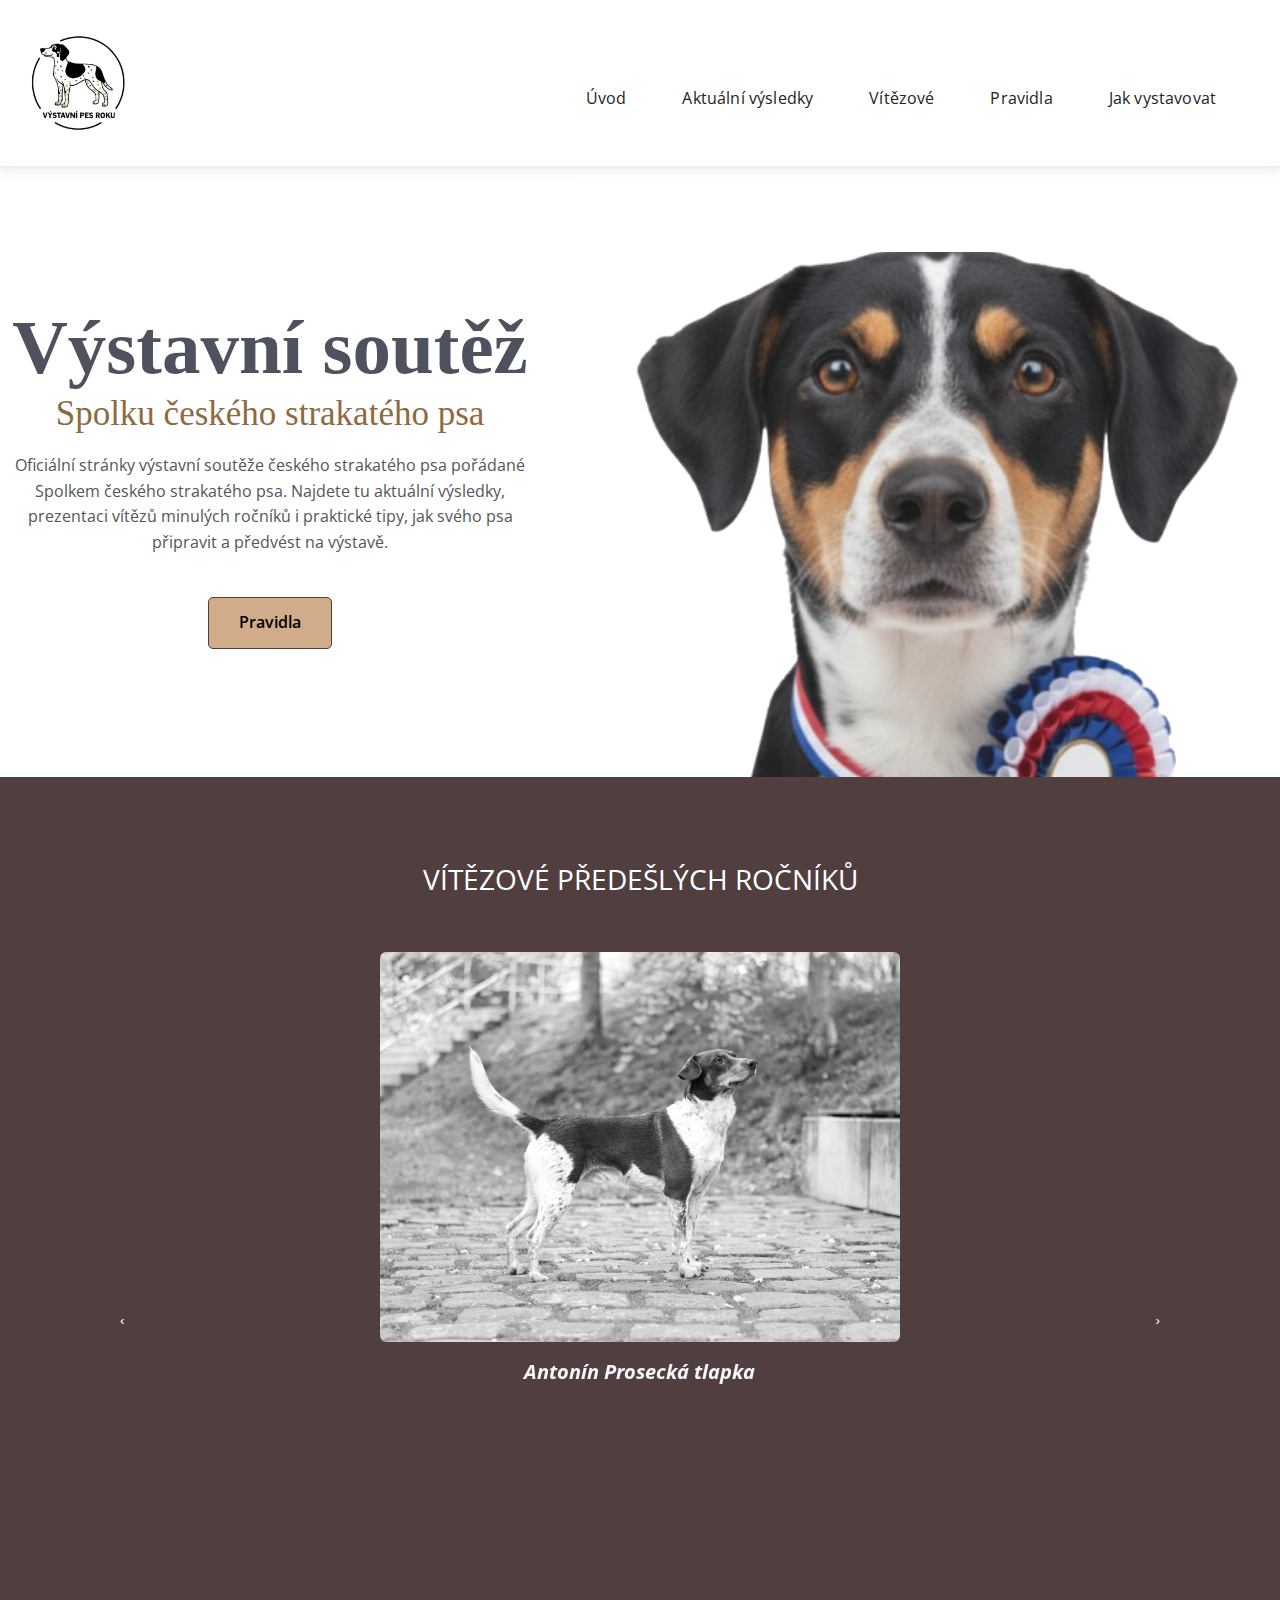
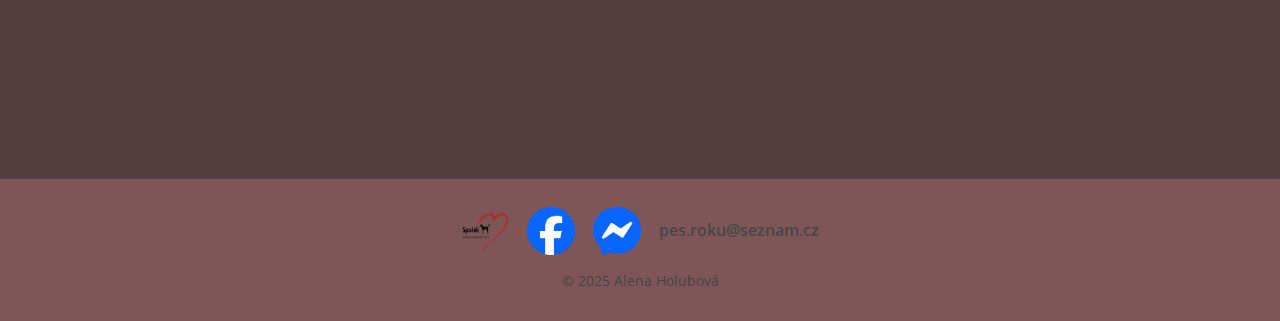
<file: index.html>
<!DOCTYPE html>
<html lang="en">
<head>
    <meta charset="UTF-8">
    <meta name="viewport" content="width=device-width, initial-scale=1.0">
    <title>Výstavní soutěž</title>
    <link rel="stylesheet" href="style.css">
    <link href="https://fonts.googleapis.com/css2?family=Merriweather:wght@400;700&family=Open+Sans:wght@400;600&display=swap" rel="stylesheet">
</head>
<body>

    <header class="header">
        <nav class="nav-bar">
            <div class="logo-container">
                 <a href="index.html" class="logo-link"><img src="logo.png" alt="Logo" class="header-logo" loading="lazy" /></a>
            </div>
            <ul class="nav-links">
                <li><a href="index.html">Úvod</a></li>
                <li><a href="vysledky.html">Aktuální výsledky</a></li>
                <li><a href="vitezove.html">Vítězové</a></li>
                <li><a href="pravidla.html">Pravidla</a></li>
                <li><a href="navod.html">Jak vystavovat</a></li>
            </ul>
            <button class="menu-toggle" aria-label="Menu">
                <span></span>
                <span></span>
                <span></span>
            </button>
        </nav>
    </header>

    <main>
    <section class="hero-section index-hero">
            <div class="hero-content">
                <h1 class="hero-title">
                    <span class="title-line-1">Výstavní soutěž</span>
                    <span class="title-line-2">Spolku českého strakatého psa</span>
                </h1>
                <p class="hero-text">
                    Oficiální stránky výstavní soutěže českého strakatého psa pořádané Spolkem českého strakatého psa. Najdete tu aktuální výsledky, prezentaci vítězů minulých ročníků i praktické tipy, jak svého psa připravit a předvést na výstavě.
                </p>
                <a href="pravidla.html" class="button-pravidla">Pravidla</a>
            </div>
            <div class="hero-image-container">
                <img class="dog-image" src="main_dog.png" alt="Pes" loading="lazy" />
            </div>
        </section>

        <section class="winners-section">
            <h2 class="section-title">Vítězové předešlých ročníků</h2>
            <div class="winners-cards-container">
                <!-- Carousel will be injected from script.js using the dogs data source -->
                <div id="winner-carousel" class="winner-carousel">
                    <button class="carousel-btn prev" aria-label="Předchozí">‹</button>
                    <div class="carousel-track-container">
                        <ul class="carousel-track">
                            <!-- slides populated by JS -->
                        </ul>
                    </div>
                    <button class="carousel-btn next" aria-label="Další">›</button>
                </div>
            </div>
        </section>

        <section class="bottom-stripe">
            <div class="footer-contact">
                <div class="contact-inner">
                    <a class="contact-link" href="https://www.spolekstrakacu.cz/" target="_blank" rel="noopener noreferrer" aria-label="Spolek">
                        <img class="spolek-logo" src="logo-spolku-final.png" alt="Spolek" loading="lazy" />
                    </a>
                    <a class="contact-link" href="https://www.facebook.com/pes.roku" target="_blank" rel="noopener noreferrer" aria-label="Facebook">
                        <img src="Facebook_Logo_Primary.png" alt="Facebook" loading="lazy" />
                    </a>
                    <a class="contact-link" href="https://m.me/pes.roku" target="_blank" rel="noopener noreferrer" aria-label="Messenger">
                        <img src="Messenger_Icon_Primary_Blue.png" alt="Messenger" loading="lazy" />
                    </a>
                    <a class="contact-link contact-email" href="mailto:pes.roku@seznam.cz" aria-label="Email">pes.roku@seznam.cz</a>
                </div>
                <div class="footer-copy">© 2025 Alena Holubová</div>
            </div>
        </section>
    </main>

    <script src="script.js"></script>
</body>
</html>
</file>
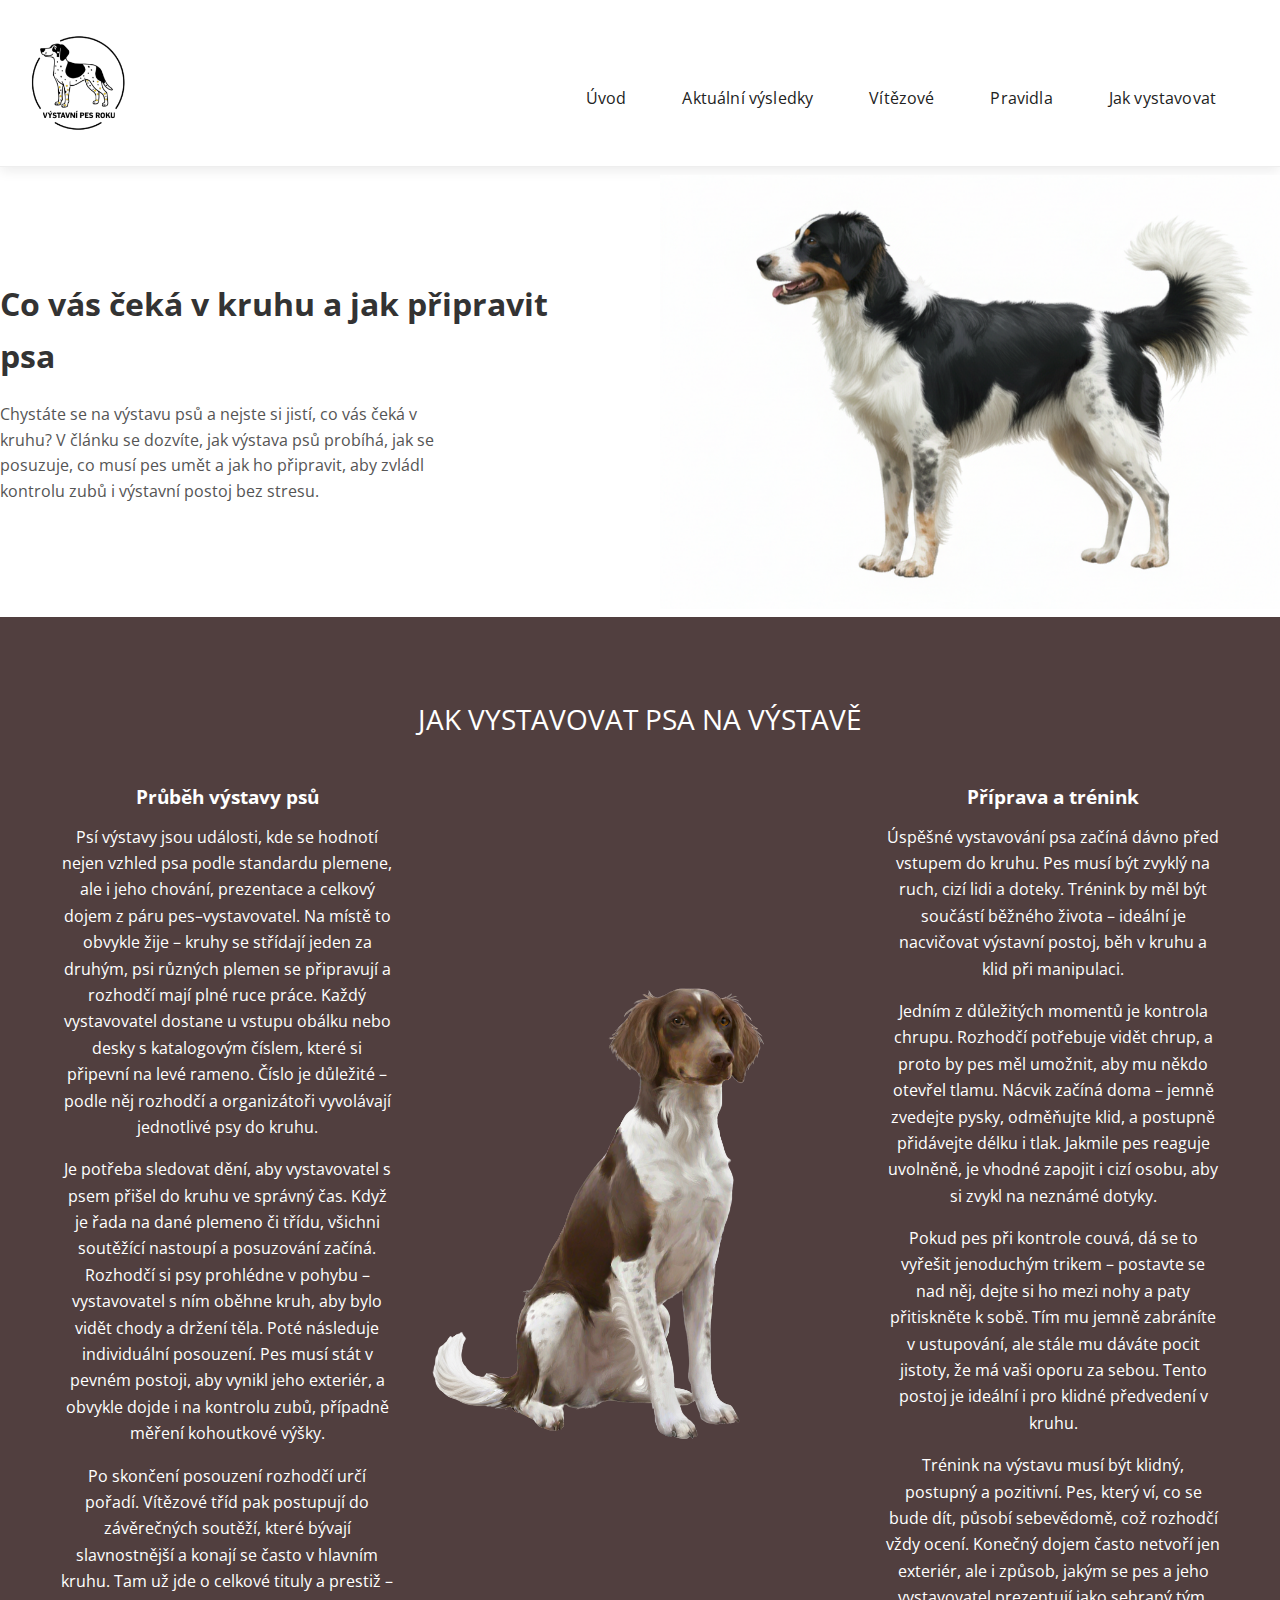
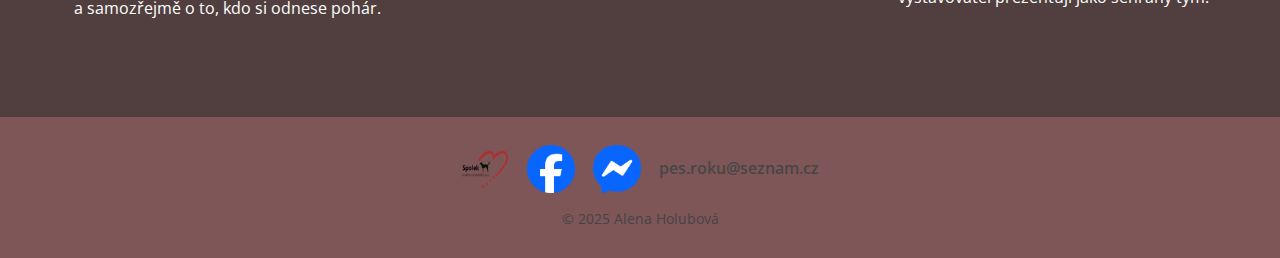
<file: navod.html>
<!DOCTYPE html>
<html lang="en">
<head>
    <meta charset="UTF-8">
    <meta name="viewport" content="width=device-width, initial-scale=1.0">
    <meta charset="UTF-8">
    <meta name="viewport" content="width=device-width, initial-scale=1.0">
    <title>Výstavní soutěž</title>
    <link rel="stylesheet" href="style.css">
    <link href="https://fonts.googleapis.com/css2?family=Merriweather:wght@400;700&family=Open+Sans:wght@400;600&display=swap" rel="stylesheet">
</head>
<body>

    <header class="header">
        <nav class="nav-bar">
            <div class="logo-container">
                 <a href="index.html" class="logo-link"><img src="logo.png" alt="Logo" class="header-logo" loading="lazy" /></a>
            </div>
            <ul class="nav-links">
                <li><a href="index.html">Úvod</a></li>
                <li><a href="vysledky.html">Aktuální výsledky</a></li>
                <li><a href="vitezove.html">Vítězové</a></li>
                <li><a href="pravidla.html">Pravidla</a></li>
                <li><a href="navod.html">Jak vystavovat</a></li>
            </ul>
            <button class="menu-toggle" aria-label="Menu">
                <span></span>
                <span></span>
                <span></span>
            </button>
        </nav>
    </header>

    <main>
        <section class="hero-section pravidla-hero">
            <div class="hero-content">
                <h1 class="second-title">
                    <span class="vysledky-title-line-2">Co vás čeká v kruhu a jak připravit psa</span>
                </h1>
                <p class="hero-text">
                    Chystáte se na výstavu psů a nejste si jistí, co vás čeká v kruhu? V článku se dozvíte, jak výstava psů probíhá, jak se posuzuje, co musí pes umět a jak ho připravit, aby zvládl kontrolu zubů i výstavní postoj bez stresu.
                </p>
            </div>
            <div class="hero-image-container">
                <img class="dog-image pohyb-image" src="rocker.png" alt="Pes" loading="lazy" />
            </div>
        </section>

        <section class="winners-section navod-winners">
            <h2 class="section-title">Jak vystavovat psa na výstavě</h2>
            <div class="navod-grid">
                <div class="text-column">
                    <h3>Průběh výstavy psů</h3>
                    <p>Psí výstavy jsou události, kde se hodnotí nejen vzhled psa podle standardu plemene, ale i jeho chování, prezentace a celkový dojem z páru pes–vystavovatel. Na místě to obvykle žije – kruhy se střídají jeden za druhým, psi různých plemen se připravují a rozhodčí mají plné ruce práce. Každý vystavovatel dostane u vstupu obálku nebo desky s katalogovým číslem, které si připevní na levé rameno. Číslo je důležité – podle něj rozhodčí a organizátoři vyvolávají jednotlivé psy do kruhu.</p>

                    <p>Je potřeba sledovat dění, aby vystavovatel s psem přišel do kruhu ve správný čas. Když je řada na dané plemeno či třídu, všichni soutěžící nastoupí a posuzování začíná. Rozhodčí si psy prohlédne v pohybu – vystavovatel s ním oběhne kruh, aby bylo vidět chody a držení těla. Poté následuje individuální posouzení. Pes musí stát v pevném postoji, aby vynikl jeho exteriér, a obvykle dojde i na kontrolu zubů, případně měření kohoutkové výšky.</p>

                    <p>Po skončení posouzení rozhodčí určí pořadí. Vítězové tříd pak postupují do závěrečných soutěží, které bývají slavnostnější a konají se často v hlavním kruhu. Tam už jde o celkové tituly a prestiž – a samozřejmě o to, kdo si odnese pohár.</p>
                </div>

                <div class="center-image">
                    <img src="rocker2.png" alt="Pes v kruhu" loading="lazy" />
                </div>

                <div class="text-column">
                    <h3>Příprava a trénink</h3>
                    <p>Úspěšné vystavování psa začíná dávno před vstupem do kruhu. Pes musí být zvyklý na ruch, cizí lidi a doteky. Trénink by měl být součástí běžného života – ideální je nacvičovat výstavní postoj, běh v kruhu a klid při manipulaci.</p>

                    <p>Jedním z důležitých momentů je kontrola chrupu. Rozhodčí potřebuje vidět chrup, a proto by pes měl umožnit, aby mu někdo otevřel tlamu. Nácvik začíná doma – jemně zvedejte pysky, odměňujte klid, a postupně přidávejte délku i tlak. Jakmile pes reaguje uvolněně, je vhodné zapojit i cizí osobu, aby si zvykl na neznámé dotyky.
                    <p>Pokud pes při kontrole couvá, dá se to vyřešit jenoduchým trikem – postavte se nad něj, dejte si ho mezi nohy a paty přitiskněte k sobě. Tím mu jemně zabráníte v ustupování, ale stále mu dáváte pocit jistoty, že má vaši oporu za sebou. Tento postoj je ideální i pro klidné předvedení v kruhu.</p>

                    <p> Trénink na výstavu musí být klidný, postupný a pozitivní. Pes, který ví, co se bude dít, působí sebevědomě, což rozhodčí vždy ocení. Konečný dojem často netvoří jen exteriér, ale i způsob, jakým se pes a jeho vystavovatel prezentují jako sehraný tým.</p>
                </div>
            </div>
        </section>

        <section class="bottom-stripe">
            <div class="footer-contact">
                <div class="contact-inner">
                    <a class="contact-link" href="https://www.spolekstrakacu.cz/" target="_blank" rel="noopener noreferrer" aria-label="Spolek">
                        <img class="spolek-logo" src="logo-spolku-final.png" alt="Spolek" loading="lazy" />
                    </a>
                    <a class="contact-link" href="https://www.facebook.com/pes.roku" target="_blank" rel="noopener noreferrer" aria-label="Facebook">
                        <img src="Facebook_Logo_Primary.png" alt="Facebook" loading="lazy" />
                    </a>
                    <a class="contact-link" href="https://m.me/pes.roku" target="_blank" rel="noopener noreferrer" aria-label="Messenger">
                        <img src="Messenger_Icon_Primary_Blue.png" alt="Messenger" loading="lazy" />
                    </a>
                    <a class="contact-link contact-email" href="mailto:pes.roku@seznam.cz" aria-label="Email">pes.roku@seznam.cz</a>
                </div>
                <div class="footer-copy">© 2025 Alena Holubová</div>
            </div>
        </section>
    </main>

    <script src="script.js"></script>
</body>
</html>
</file>
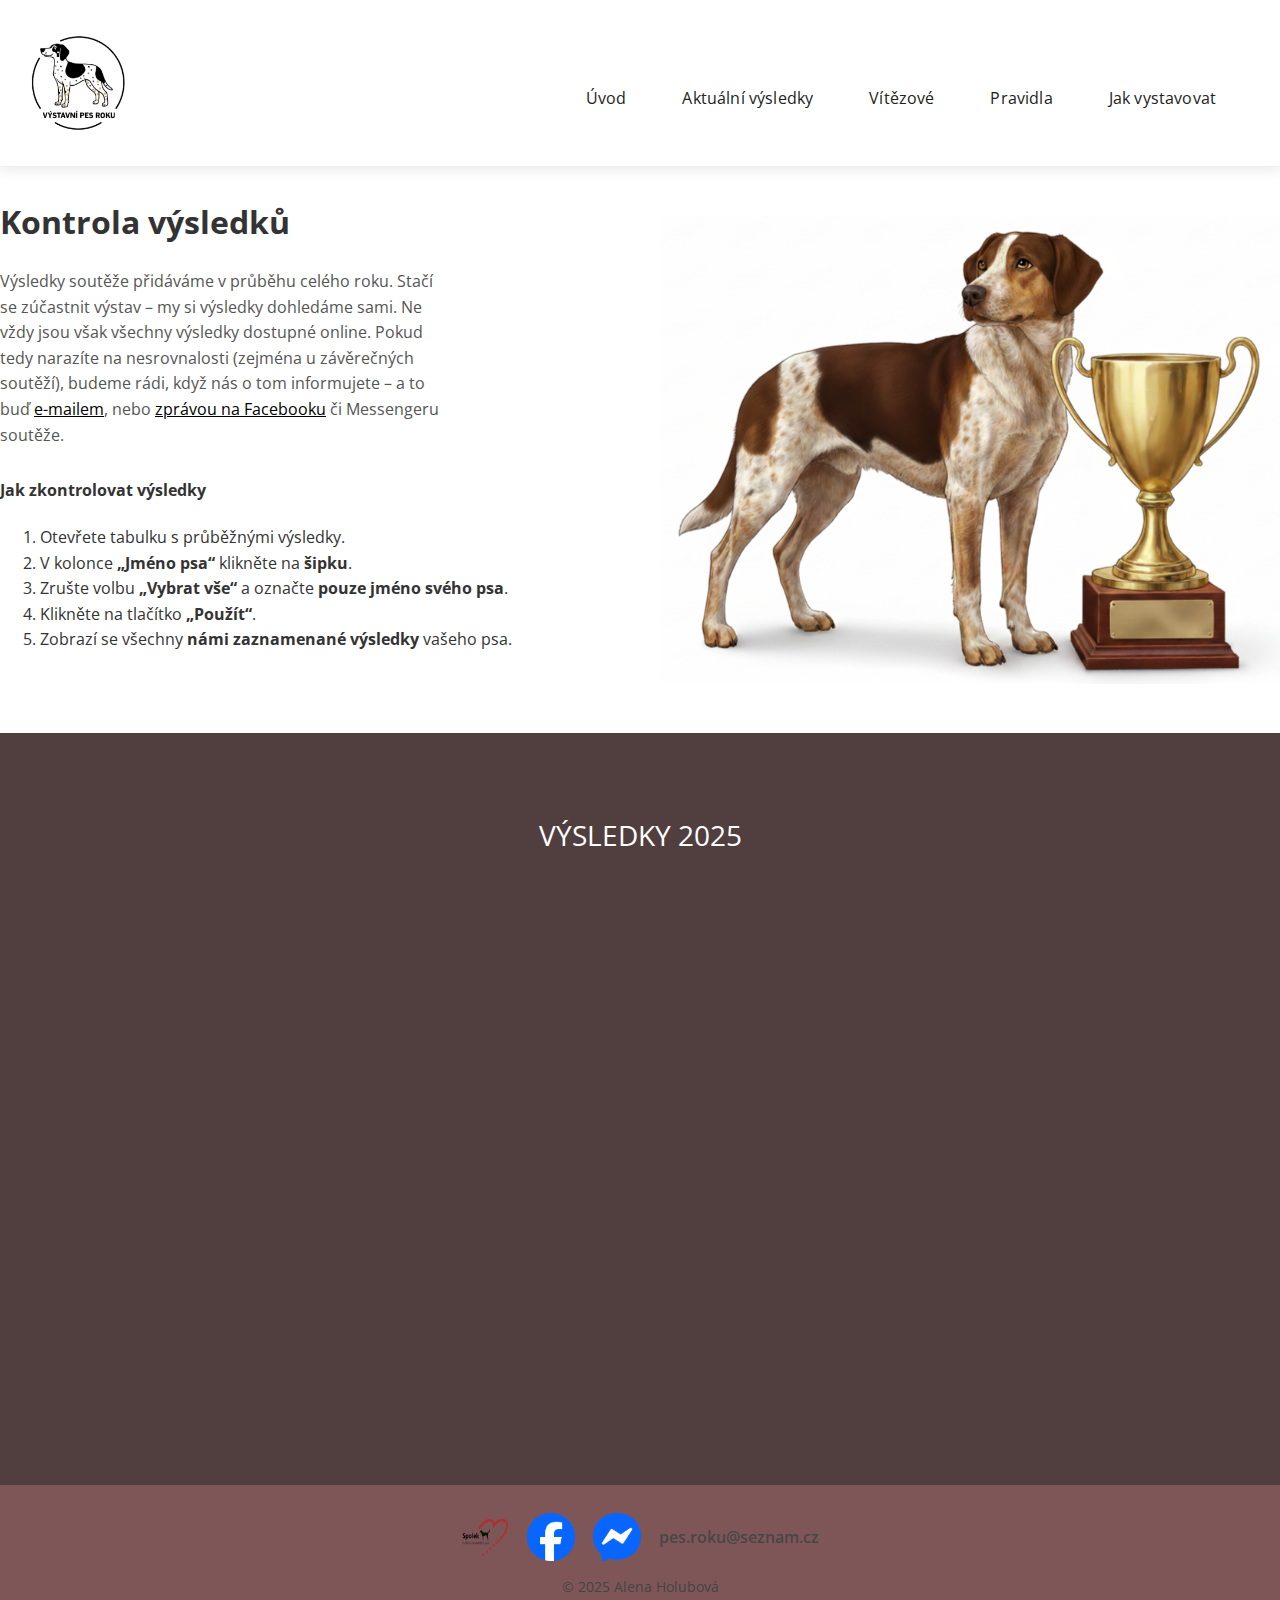
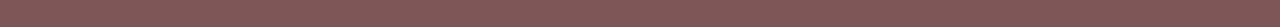
<file: vysledky.html>
<!DOCTYPE html>
<html lang="en">
<head>
    <meta charset="UTF-8">
    <meta name="viewport" content="width=device-width, initial-scale=1.0">
    <title>Výstavní soutěž</title>
    <link rel="stylesheet" href="style.css">
    <link href="https://fonts.googleapis.com/css2?family=Merriweather:wght@400;700&family=Open+Sans:wght@400;600&display=swap" rel="stylesheet">
</head>
<body>
    
<header class="header">
        <nav class="nav-bar">
            <div class="logo-container">
                    <a href="index.html" class="logo-link"><img src="logo.png" alt="Logo" class="header-logo" loading="lazy" /></a>
            </div>
            <ul class="nav-links">
                <li><a href="index.html">Úvod</a></li>
                <li><a href="vysledky.html">Aktuální výsledky</a></li>
                <li><a href="vitezove.html">Vítězové</a></li>
                <li><a href="pravidla.html">Pravidla</a></li>
                <li><a href="navod.html">Jak vystavovat</a></li>
            </ul>
            <button class="menu-toggle" aria-label="Menu">
                <span></span>
                <span></span>
                <span></span>
            </button>
        </nav>
    </header>

    <main>
    <section class="hero-section pravidla-hero">
            <div class="hero-content">
                <h1 class="second-title">
                    <span class="vysledky-title-line-2">Kontrola výsledků</span>
                </h1>
                <p class="hero-text">
                    Výsledky soutěže přidáváme v průběhu celého roku. Stačí se zúčastnit výstav – my si výsledky dohledáme sami. Ne vždy jsou však všechny výsledky dostupné online. Pokud tedy narazíte na nesrovnalosti (zejména u závěrečných soutěží), budeme rádi, když nás o tom informujete –
                    a to buď <a href="mailto:pes.roku@seznam.cz">e-mailem</a>,
                    nebo <a href="https://www.facebook.com/pes.roku" target="_blank">zprávou na Facebooku</a> či Messengeru soutěže.
                </p>
                
                <div class="instructions-block">
                 <h4>Jak zkontrolovat výsledky</h4>
                 <ol class="instructions-list"><li>Otevřete tabulku s průběžnými výsledky.</li>
                     <li>V kolonce <strong>„Jméno psa“</strong> klikněte na <strong>šipku</strong>.</li>
                     <li>Zrušte volbu <strong>„Vybrat vše“</strong> a označte <strong>pouze jméno svého psa</strong>.</li>
                     <li>Klikněte na tlačítko <strong>„Použít“</strong>.</li>
                     <li>Zobrazí se všechny <strong>námi zaznamenané výsledky</strong> vašeho psa.</li>
                 </ol>
                </div>
            </div>
            <div class="hero-image-container">
                <img class="dog-image pohyb-image" src="ilustrace.png" alt="Pes" loading="lazy" />
            </div>
        </section>
        

        <section class="winners-section">
                        <h2 class="section-title">Výsledky 2025</h2>
            <div class="vysledky-table-container">
                <iframe width="1100" height="800" frameborder="0" scrolling="no" src="https://1drv.ms/x/c/c5dd6aefa9d5c005/IQQgGeW0ROuQTYBxbxoXrShSAXVDLGqUe5_B_uHoq_-uM9w?em=2&Item='Data25'!A1%3AJ97&wdHideGridlines=True&wdDownloadButton=True&wdInConfigurator=True&wdInConfigurator=True"></iframe>
            </div>
        </section>

        <section class="bottom-stripe">
            <div class="footer-contact">
                <div class="contact-inner">
                    <a class="contact-link" href="https://www.spolekstrakacu.cz/" target="_blank" rel="noopener noreferrer" aria-label="Spolek">
                        <img class="spolek-logo" src="logo-spolku-final.png" alt="Spolek" loading="lazy" />
                    </a>
                    <a class="contact-link" href="https://www.facebook.com/pes.roku" target="_blank" rel="noopener noreferrer" aria-label="Facebook">
                        <img src="Facebook_Logo_Primary.png" alt="Facebook" loading="lazy" />
                    </a>
                    <a class="contact-link" href="https://m.me/pes.roku" target="_blank" rel="noopener noreferrer" aria-label="Messenger">
                        <img src="Messenger_Icon_Primary_Blue.png" alt="Messenger" loading="lazy" />
                    </a>
                    <a class="contact-link contact-email" href="mailto:pes.roku@seznam.cz" aria-label="Email">pes.roku@seznam.cz</a>
                </div>
                <div class="footer-copy">© 2025 Alena Holubová</div>
            </div>
        </section>
    </main>

</body>
</html>
</body>
</html>
</file>
<file: style.css>
/* Kontejner pro logo v headeru (merged: base + positioning) */
.logo-container {
    display: flex;
    align-items: start;
    justify-content: flex-start;
    height: 100px;
    width: 140px; 
    margin-right: 24px; 
    padding: 12px;
    overflow: hidden;
    flex: 0 0 auto; 
    position: absolute;
    left: 12px; 
    top: 50%;
    transform: translateY(-50%);
    margin-left: 0;
    z-index: 1100;
}

.header-logo {
    margin: 0;
    width: auto;
    max-height: 100px; 
    height: auto;
    display: block;
    object-fit: contain;
}
body {
    font-family: 'Open Sans', Arial, sans-serif;
    color: #333;
    line-height: 1.6;
    background-color: #fff; 
    margin: 0;
}


    /* Google Fonts import pro Playfair Display */
@import url('https://fonts.googleapis.com/css2?family=Playfair+Display:wght@700&display=swap');
:root {
    --color-brown-dark: #513F3F; /* Barva navigační lišty a sekcí */
    --color-brown-light: #7E5658; /* Barva spodního pruhu */
    --color-text-title: #4D525E; /* Barva velkého nadpisu */
    --color-button-bg: #D0AC8A; /* Barva tlačítka Pravidla */
    --color-button-border: #584646; /* Barva okraje/hoveru tlačítka */
}

/* Navigace */
.header {
    width: 100%;
    padding: 8px 0;
    border-bottom: 1px solid #eee;
    box-shadow: 0 4px 12px rgba(0,0,0,0.08);
    background: #fff;
    min-height: 150px;
    position: relative; 
}

.nav-bar {
    max-width: 1500px;
    margin: 0 auto;
    padding: 0 40px 0 12px;
    display: flex;
    justify-content: space-between;
    align-items: center;
}


.nav-links {
    position: absolute;
    right: 12px; 
    top: 50%;
    transform: translateY(-50%);
    z-index: 1100;

    list-style: none;
    display: flex;
    gap: 32px;
    align-items: center;
    margin-left: 0;
    margin-right: 40px;
}


.menu-toggle {
    display: none;
    position: absolute;
    right: 12px;
    top: 50%;
    transform: translateY(-50%);
    z-index: 1200;
    background: none;
    border: none;
    cursor: pointer;
    flex-direction: column;
    justify-content: space-around;
    padding: 0;
    width: 36px;
    height: 36px;
}



.nav-links li a {
    text-decoration: none;
    color: #333;
    font-size: 14px;
    font-weight: 600;
    padding: 5px 10px;
    transition: color 0.3s;
        color: #222;
    font-size: 16px;
    font-weight: 400;
    padding: 12px 12px;
    letter-spacing: 0.01em;
    display: inline-flex;
    align-items: center;
    height: auto;
}

.nav-links li a:hover {
    color: var(--color-brown-dark);
}


.menu-toggle span {
    display: block;
    width: 100%;
    height: 4px;
    background: #513F3F;
    transition: all 0.3s linear;
    border-radius: 2px;
    margin: 3px 0;
}


.hero-section {
    max-width: 1400px;
    margin: 0 auto;
    padding-top: 10px;
    display: grid;
    grid-template-columns: 1fr 1fr; 
    gap: 40px;
    align-items: center;
}

.hero-content {
    padding-right: 40px;
}


.hero-section.index-hero .hero-content {
    text-align: center;
    padding-right: 0; 
}
.hero-section.index-hero .hero-title {
    white-space: normal; 
    margin-left: auto;
    margin-right: auto;
    max-width: 920px; 
    text-align: center;
}
.hero-section.index-hero .hero-text {
    margin-left: auto;
    margin-right: auto;
    max-width: 720px;
    text-align: center;
}

.hero-title {
    white-space: nowrap;
    width: 100%;
    overflow: hidden;
    text-overflow: ellipsis;
    margin-top: 0;
    margin-bottom: 3.5em;
    font-family: 'Playfair Display', serif;
    font-size: 70px;
    font-weight: 700;
    line-height: 1.1;
    margin-bottom: 20px;
}

.title-line-1 {
    display: block;
    color: var(--color-text-title);
    font-size: 1.1em;
}

.title-line-2 {
    font-family: 'Playfair Display';
    display: block;
    color: #8E6A40;
    font-size: 0.5em; 
    font-weight: 400;
    margin-top: 5px;
}

.hero-text {
    font-size: 16px;
    color: #555;
    margin-bottom: 30px;
    max-width: 450px;
}


.hero-content a,
.hero-text a {
    color: #000;
    text-decoration: underline;
}
.hero-content a:hover,
.hero-text a:hover {
    color: var(--color-brown-dark);
}


.hero-section.index-hero .hero-content {
    position: relative;
}
.hero-section.index-hero .button-pravidla {
    text-decoration: none;
    display: inline-block;
    margin: 12px auto 0;
    position: static;
}


.hero-content .instructions-block {
    margin-bottom: 80px; 
}
.hero-content .instructions-list {
    margin-top: 12px;
    margin-bottom: 0;
}

.button-pravidla {
    display: inline-block;
    padding: 12px 30px;
    background-color: var(--color-button-bg);
    color: var(--color-brown-dark);
    text-decoration: none;
    font-weight: 600;
    border: 1px solid var(--color-brown-dark);
    border-radius: 5px;
    transition: background-color 0.3s, transform 0.2s;
}

.button-pravidla:hover {
    background-color: #f3d7b6;
    transform: translateY(-2px);
}


.hero-image-container {
    margin-bottom: 0;
    overflow: hidden; 
    height: 600px; 
    width: 700px;
    position: relative;
    background-color: white; 
}

.dog-image {
    opacity: 0.9;
    position: absolute;
    left: 0;
    bottom: 0;
    width: 100%;
    min-width: unset;
    max-width: 100%;
    height: 100%;
    object-fit: cover;
    object-position: center bottom;
    transform: translateY(75px);
}


.hero-section.pravidla-hero .pohyb-image {
    transform: translateY(24px); 
    filter: url(#feather);
    -webkit-filter: url(#feather);
}


.hero-section.pravidla-hero .hero-image-container {
    overflow: visible; 
    height: auto;      
    width: 100%;
    position: relative;
    background-color: transparent; 
}
.hero-section.pravidla-hero .dog-image,
.hero-section.pravidla-hero .pohyb-image {
    position: static;   
    transform: none;    
    width: 100%;
    height: auto;       
    object-fit: contain; 
    object-position: center center;
    opacity: 1; 
}


.hero-section.pravidla-hero {
    margin-bottom: 0px; 
    padding-top: 8px;
}
.hero-section.pravidla-hero + .winners-section {
    
    padding-top: 80px;
}


.winners-section {
    background-color: var(--color-brown-dark);
    padding: 80px 20px 80px; 
    text-align: center;
}


.navod-winners .navod-grid {
    max-width: 1400px;
    margin: 0 auto;
    display: grid;
    grid-template-columns: 1fr 420px 1fr;
    gap: 36px;
    align-items: start;
    padding: 0 40px;
    box-sizing: border-box;
}
.navod-winners .text-column {
    color: #fff;
    font-size: 16px;
    line-height: 1.65;
}
.navod-winners .text-column {
    display: flex;
    flex-direction: column;
    justify-content: flex-start; 
}
.navod-winners .text-column p { margin-top: 0; margin-bottom: 1em; }
.navod-winners .center-image {
    display: flex;
    align-items: center; 
    justify-content: center;
    width: 100%;
    
    height: 100%;
}
.navod-winners .center-image img {
    max-width: 100%;
    height: auto;
    display: block;
    
    
}


.navod-winners .text-column h3 {
    margin-top: 0;
    margin-bottom: 0.6em;
}

@media (max-width: 900px) {
    .navod-winners .navod-grid { grid-template-columns: 1fr; }
    .navod-winners .text-column { margin-bottom: 20px; }
    .navod-winners .center-image { margin: 0 auto; max-width: 520px; }
}


.winners-section .section-title {
    margin-top: 0;
}


.bodovaci-section {
    background-color: var(--color-brown-dark);
    padding: 48px 20px 80px; 
    text-align: center;
}

.table-wrap {
    max-width: 900px;
    margin: 18px auto 0;
    padding: 12px;
    box-sizing: border-box;
    text-align: left;
}
.score-table {
    width: 100%;
    border-collapse: collapse;
    background: #fff;
    color: #222;
    box-shadow: 0 4px 12px rgba(0,0,0,0.06);
}
.score-table caption {
    font-weight: 700;
    margin-bottom: 8px;
    text-align: left;
    padding: 10px 12px;
    color: var(--color-text-title);
}
.score-table th,
.score-table td {
    padding: 10px 12px;
    border: 1px solid #e6e6e6;
}
.score-table thead th {
    background: var(--color-brown-dark);
    color: #fff;
    font-weight: 700;
}
.table-note {
    margin-top: 8px;
    font-size: 14px;
    color: #807e7e;
    opacity: 0.95;
}

@media (max-width: 700px) {
    .table-wrap { padding: 8px; }
    .score-table th, .score-table td { padding: 8px; }
}

.section-title {
    color: #fff;
    font-size: 28px;
    font-weight: 400;
    text-transform: uppercase;
    max-width: 1100px; 
    margin: 0 auto 40px; 
    padding: 0 40px; 
    box-sizing: border-box;
    text-align: center; 
}

.winners-cards-container {
    max-width: 1400px;
    margin: 0 auto;
    display: flex;
    justify-content: space-between;
    gap: 30px;
}


.vitezove-thumbs-container {
    width: 100%;
}
.winners-gallery {
    list-style: none;
    padding: 0;
    margin: 0;
    display: flex;
    gap: 22px;
    flex-wrap: wrap;
    justify-content: center;
}
.winner-thumb {
    width: 300px; 
    cursor: pointer;
    text-align: center;
    background: transparent;
}
.winner-thumb .thumb-img {
    width: 100%;
    height: 220px; 
    object-fit: contain; 
    background: #513F3F; 
    border-radius: 8px;
    border: 2px solid #513F3F;
    display: block;
}
.winner-thumb .thumb-name {
    margin-top: 10px;
    color: #fff;
    font-weight: 800;
    font-size: 16px;
}
.winner-thumb .thumb-title {
    color: #e9e2d8;
    font-size: 14px;
    margin-top: 4px;
    opacity: 0.95;
}
.winner-thumb .winner-desc {
    margin-top: 10px;
    color: #fff;
    font-size: 15px;
    line-height: 1.45;
    background: rgba(0,0,0,0.06);
    border-radius: 6px;
    padding: 10px;
    display: none;
    text-align: left;
}
.winner-thumb[aria-expanded="true"] .winner-desc {
    display: block;
}


@media (max-width: 900px) {
    .winner-thumb { width: 47%; }
    .winner-thumb .thumb-img { height: 200px; }
}
@media (max-width: 520px) {
    .winner-thumb { width: 100%; }
    .winner-thumb .thumb-img { height: 260px; }
}


.lightbox-overlay {
    position: fixed;
    inset: 0;
    display: none;
    align-items: center;
    justify-content: center;
    background: rgba(0,0,0,0.75);
    z-index: 1200;
    padding: 28px;
}
.lightbox-overlay.open { display: flex; }
.lightbox-content {
    max-width: 1100px;
    width: 100%;
    background: #1f1a1a;
    border-radius: 10px;
    overflow: hidden;
    color: #fff;
    display: grid;
    grid-template-columns: 1fr 360px;
}
.lightbox-media {
    background: #000;
    display: flex;
    align-items: center;
    justify-content: center;
}
.lightbox-img {
    max-width: 100%;
    max-height: calc(100vh - 160px);
    object-fit: contain;
    background: #513F3F;
}
.lightbox-caption {
    padding: 20px 18px;
}
.lightbox-name {
    margin: 0 0 8px 0;
}
.lightbox-title {
    color: #e9e2d8;
    margin-bottom: 12px;
}
.lightbox-desc {
    font-size: 15px;
    line-height: 1.5;
    color: #ddd;
}
.lightbox-close {
    position: absolute;
    right: 34px;
    top: 24px;
    background: transparent;
    border: none;
    color: #fff;
    font-size: 28px;
    cursor: pointer;
}
.no-scroll { overflow: hidden; }


.winner-carousel {
    position: relative;
    width: 100%;
    max-width: 1100px;
    margin: 0 auto;
    display: flex;
    align-items: center;
}

.carousel-track-container {
    overflow: hidden;
    width: 100%;
}

.carousel-track {
    list-style: none;
    padding: 0;
    margin: 0;
    display: flex;
    transition: transform 300ms ease;
    will-change: transform;
}

.carousel-slide {
    min-width: 100%; 
    box-sizing: border-box;
    padding: 8px 0; 
    display: flex;
    flex-direction: column;
    align-items: center;
}


.img-wrap {
    
    width: min(70%, var(--carousel-max-width, 520px));
    overflow: hidden;
    border-radius: 8px;
    border: 2px solid #513F3F; 
    background: #000; 
    display: block;
    
    max-height: var(--carousel-max-height, none);
}


.img-wrap.landscape { aspect-ratio: 4 / 3; }
.img-wrap.portrait  { aspect-ratio: 3 / 4; background: #513F3F; }
.img-wrap.square    { aspect-ratio: 1 / 1; }

.carousel-slide img {
    width: 100%;
    height: 100%;
    display: block;
    object-fit: cover;
    filter: grayscale(100%); 
    transition: filter 300ms ease, transform 300ms ease;
}

.carousel-slide:hover img {
    filter: none; 
    transform: scale(1.02); 
}


.img-wrap.portrait img {
    object-fit: contain; 
    background: transparent;
    padding: 00px;
    box-sizing: border-box;
}


.img-wrap.portrait img,
.img-wrap.square img {
    display: block;
    margin: 0 auto;
}

.carousel-caption {
    margin-top: 12px;
    color: #f4f6fa;
    font-style: italic;
    font-size: 20px;
    font-weight: 700;
}

.carousel-btn {
    background: transparent;
    border: 1px solid #513F3F;
    color: #fff;
    width: 44px;
    height: 44px;
    border-radius: 50%;
    display: inline-flex;
    align-items: center;
    justify-content: center;
    cursor: pointer;
    margin: 0 12px;
}

.carousel-btn:hover { background: rgba(255,255,255,0.06); }


@media (max-width: 600px) {
    .carousel-slide { min-width: 100%; }
    .carousel-slide img { width: min(95%, 420px); }
}

.winner-card {
    flex: 1;
    background-color: #E0E0E0; 
    height: 350px; 
    border-radius: 5px;
    box-shadow: 0 4px 6px rgba(0, 0, 0, 0.1);
}


.bottom-stripe {
    background-color: var(--color-brown-light);
    padding: 28px 0; 
    box-sizing: border-box;
}

.bottom-stripe .footer-contact {
    
    max-width: 900px;
    margin: 0 auto;
    padding: 0 12px;
    display: flex;
    align-items: center;
    justify-content: center;
    flex-wrap: wrap;
}
.footer-contact .contact-inner {
    display: flex;
    gap: 18px;
    align-items: center;
    justify-content: center; 
    flex-wrap: wrap; 
}
.footer-contact .contact-link {
    display: inline-flex;
    align-items: center;
    gap: 8px;
    color: #fff;
    text-decoration: none;
    font-weight: 600;
}
.footer-contact .contact-link img {
    width: 48px;
    height: 48px;
    display: block;
}

.footer-contact .spolek-logo {
    max-width: 280px;
    width: 100%;
    height: auto; 
    display: block;
    max-height: 420px; 
}
.footer-contact .contact-email {
    color: #474646; 
    background: transparent;
    
}

.footer-contact .footer-copy {
    width: 100%;
    text-align: center;
    margin-top: 15px; 
    color: #444444; 
    font-size: 14px;
}

@media (max-width: 900px) {
    .footer-contact .spolek-logo { max-width: 200px; width: 100%; height: auto; max-height: 300px; }
    .bottom-stripe { padding: 20px 0; }
    .footer-contact .contact-inner { gap: 14px; }
    .footer-contact .contact-link img { width: 42px; height: 42px; }
}

@media (max-width: 700px) {
    .footer-contact .spolek-logo { max-width: 140px; width: 100%; height: auto; max-height: 180px; }
    .bottom-stripe { padding: 14px 0; }
    .footer-contact .contact-inner { gap: 12px; }
    .footer-contact .contact-link img { width: 36px; height: 36px; }
}

.footer-contact .contact-link img {
    transition: transform 180ms ease, filter 180ms ease;
    will-change: transform, filter;
}
.footer-contact .contact-link:hover img,
.footer-contact .contact-link:focus img {
    transform: translateY(-3px) scale(1.06);
    filter: brightness(1.08);
}
.footer-contact .contact-link:focus {
    outline: 3px solid rgba(255,255,255,0.12);
    outline-offset: 4px;
    border-radius: 6px;
}

/* Responzivní design pro menší obrazovky (mobil) */
@media (max-width: 768px) {
    .hero-section {
        grid-template-columns: 1fr; 
        padding-top: 20px;
    }

    .hero-image-container {
        order: -1; 
        height: 300px;
        width: 100%;
        max-width: 100%;
    }

    
    .nav-links {
        display: none;
    }

    .menu-toggle {
        display: flex;
        transform: none !important;
    }

    .logo-container {
        width: 100px;
        margin-left: 12px;
    }

    .hero-content {
        padding-right: 0;
        text-align: center;
    }

    /* Ensure the hero image scales on small screens and doesn't create horizontal overflow */
    .hero-image-container .dog-image {
        position: static !important;
        transform: none !important;
        width: 100% !important;
        height: 100% !important;
        object-fit: cover !important;
        object-position: center center !important;
    }
    
    .hero-title {
        font-size: 40px;
    }

    .hero-text {
        max-width: 100%;
    }

    .nav-bar {
        justify-content: space-between;
    }

    .winners-cards-container {
        flex-direction: column;
        gap: 20px;
    }
    
    .winner-card {
        height: 150px;
    }

    
    .nav-links.open {
        display: flex;
        flex-direction: column;
        position: fixed;
        inset: 0; 
        background: rgba(0,0,0,0.92);
        padding-top: 120px; 
        overflow-y: auto;
        -webkit-overflow-scrolling: touch; 
        max-height: calc(100vh - 100px);
        align-items: center;
        justify-content: flex-start;
        gap: 24px;
        z-index: 1050;
        opacity: 0;
        animation: overlayFadeIn 260ms ease forwards;
    }

    .nav-links.open a {
        padding: 12px 18px;
        display: block;
        color: #fff;
        font-size: 20px;
        font-weight: 600;
        width: 100%;
        text-align: center;
        height: auto;
        align-items: center;
    }

    
    .nav-links.open::-webkit-scrollbar {
        width: 10px;
    }

    .nav-links.open::-webkit-scrollbar-track {
        background: transparent;
    }

    .nav-links.open::-webkit-scrollbar-thumb {
        background: rgba(255,255,255,0.18);
        border-radius: 8px;
    }

    @keyframes overlayFadeIn {
        from { opacity: 0; transform: translateY(-8px); }
        to   { opacity: 1; transform: translateY(0); }
    }

}

.vysledky-hero-image {
    width: 100%;
    height: auto;
    max-height: 600px; 
    object-fit: contain; 
    object-position: center bottom;
    display: block;
}

@media (max-width: 768px) {
    .vysledky-hero-image {
        height: 300px;
        object-position: center center;
        object-fit: cover;
    }
}

/* When mobile menu is open, prevent background scrolling */
body.menu-open {
    overflow: hidden;
}


.vysledky-hero-content {
    margin-top: 50px;
    margin-bottom: 0;
}
.hero-section.vysledky-hero .vysledky-hero-image {
    display: block;
    width: 100%;
    height: 100%;
    object-fit: contain; 
    object-position: center center;
    transform: none; 
    margin-top: 20px; 
    margin-bottom: 0;
    position: relative;
    z-index: 1;
}

@media (max-width: 900px) {
    .vysledky-hero-content { margin-top: 36px; }
    .hero-section.vysledky-hero { min-height: 50vh; }
    .hero-section.vysledky-hero .vysledky-hero-image { margin-top: 12px; max-width: 420px; margin-bottom: 24px; height: 100%; width: 100%; object-fit: contain; object-position: center center; }
}
@media (max-width: 520px) {
    .vysledky-hero-content { margin-top: 24px; }
    .hero-section.vysledky-hero { min-height: 45vh; }
    .hero-section.vysledky-hero .vysledky-hero-image { margin-top: 12px; max-width: 100%; margin-bottom: 24px; height: 100%; width: 100%; object-fit: contain; object-position: center center; }
}


.hero-section.vysledky-hero {
    max-width: 1100px; 
    margin: 0 auto;
    padding: 48px 40px 0 12px; 
    box-sizing: border-box;
    grid-template-columns: 1fr 420px; 
    gap: 28px;
    min-height: 60vh;
}
.vysledky-table-container {
    max-width: 1300px;
    margin: 0 auto;
    padding: 0 40px 0 12px; 
    box-sizing: border-box;
}
.vysledky-table-container iframe {
    width: 100%;
    height: 500px;
    min-height: 300px;
    max-height: 90vh; 
    border: none;
}

@media (max-width: 900px) {
    .vysledky-table-container iframe {
        height: 900px;
        max-height: 85vh;
    }
}
@media (max-width: 520px) {
    .vysledky-table-container iframe {
        height: 700px;
        max-height: 80vh;
    }
}
</file>
